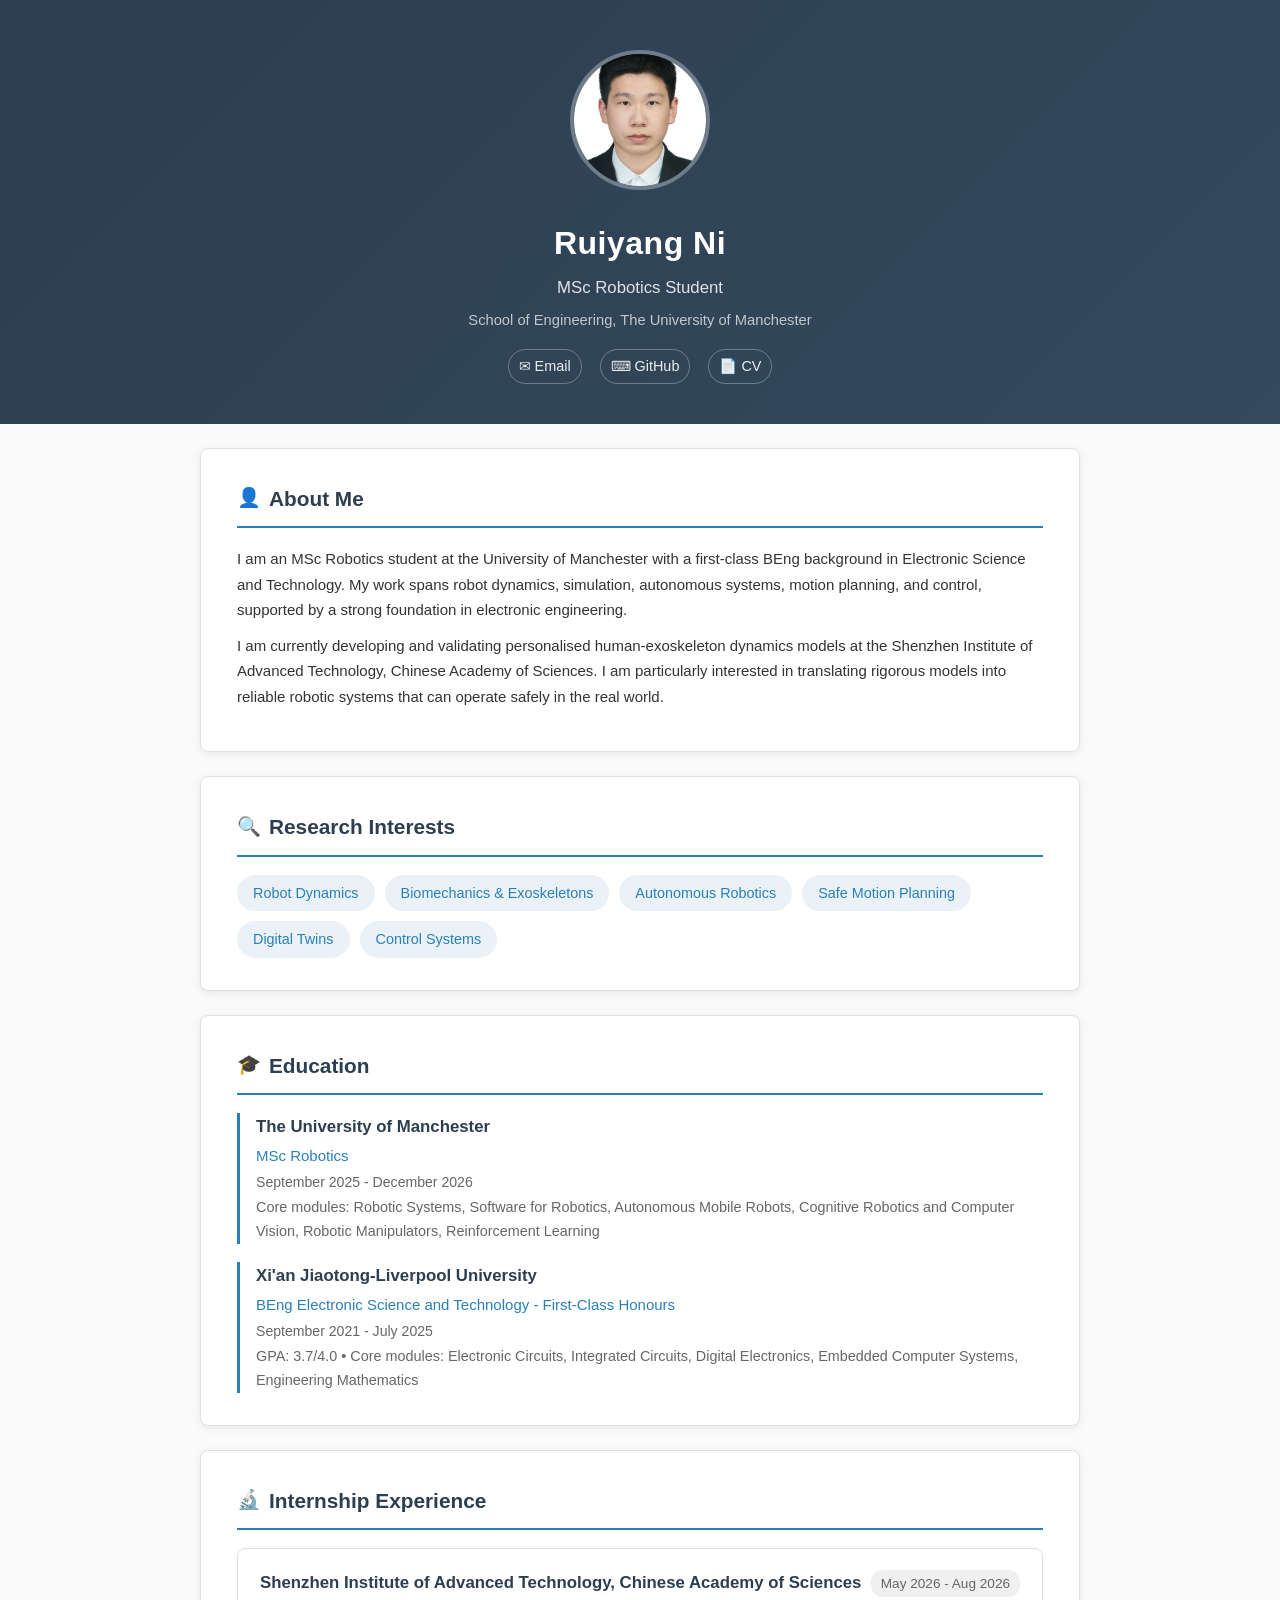
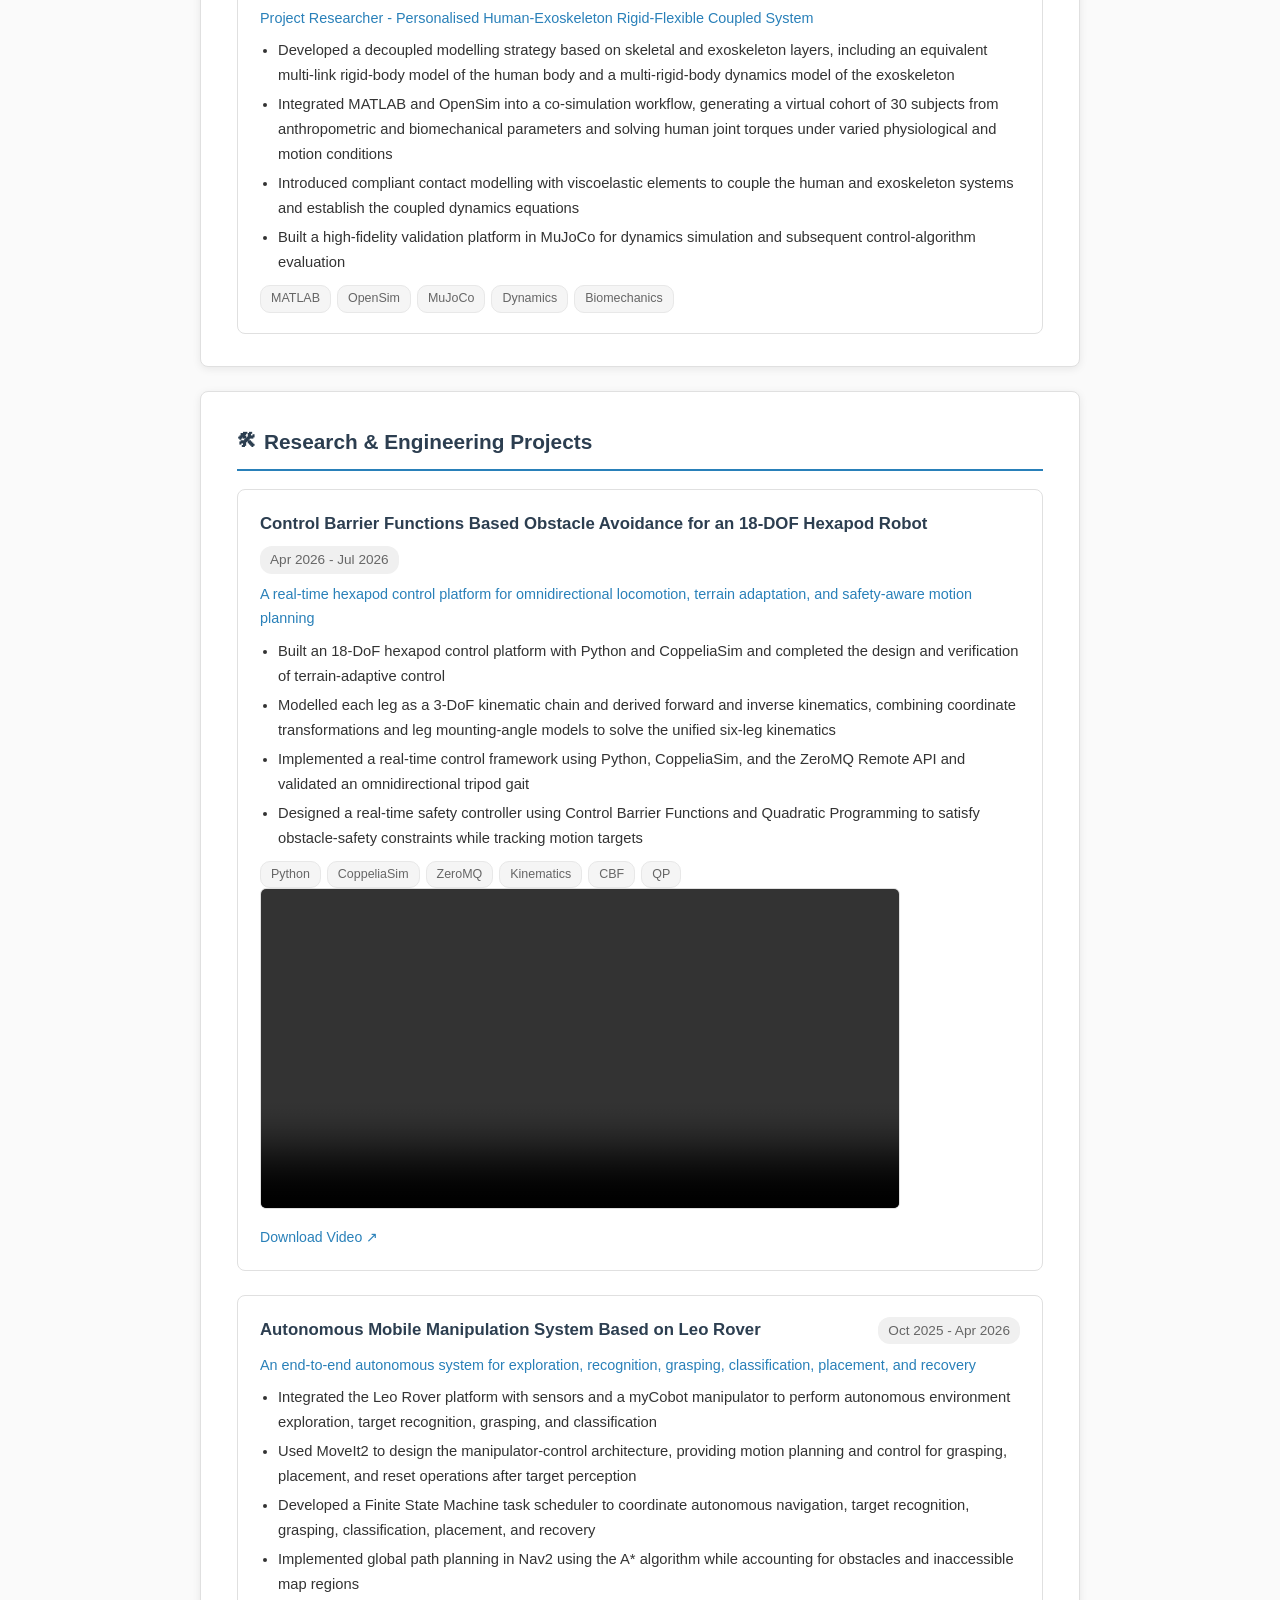
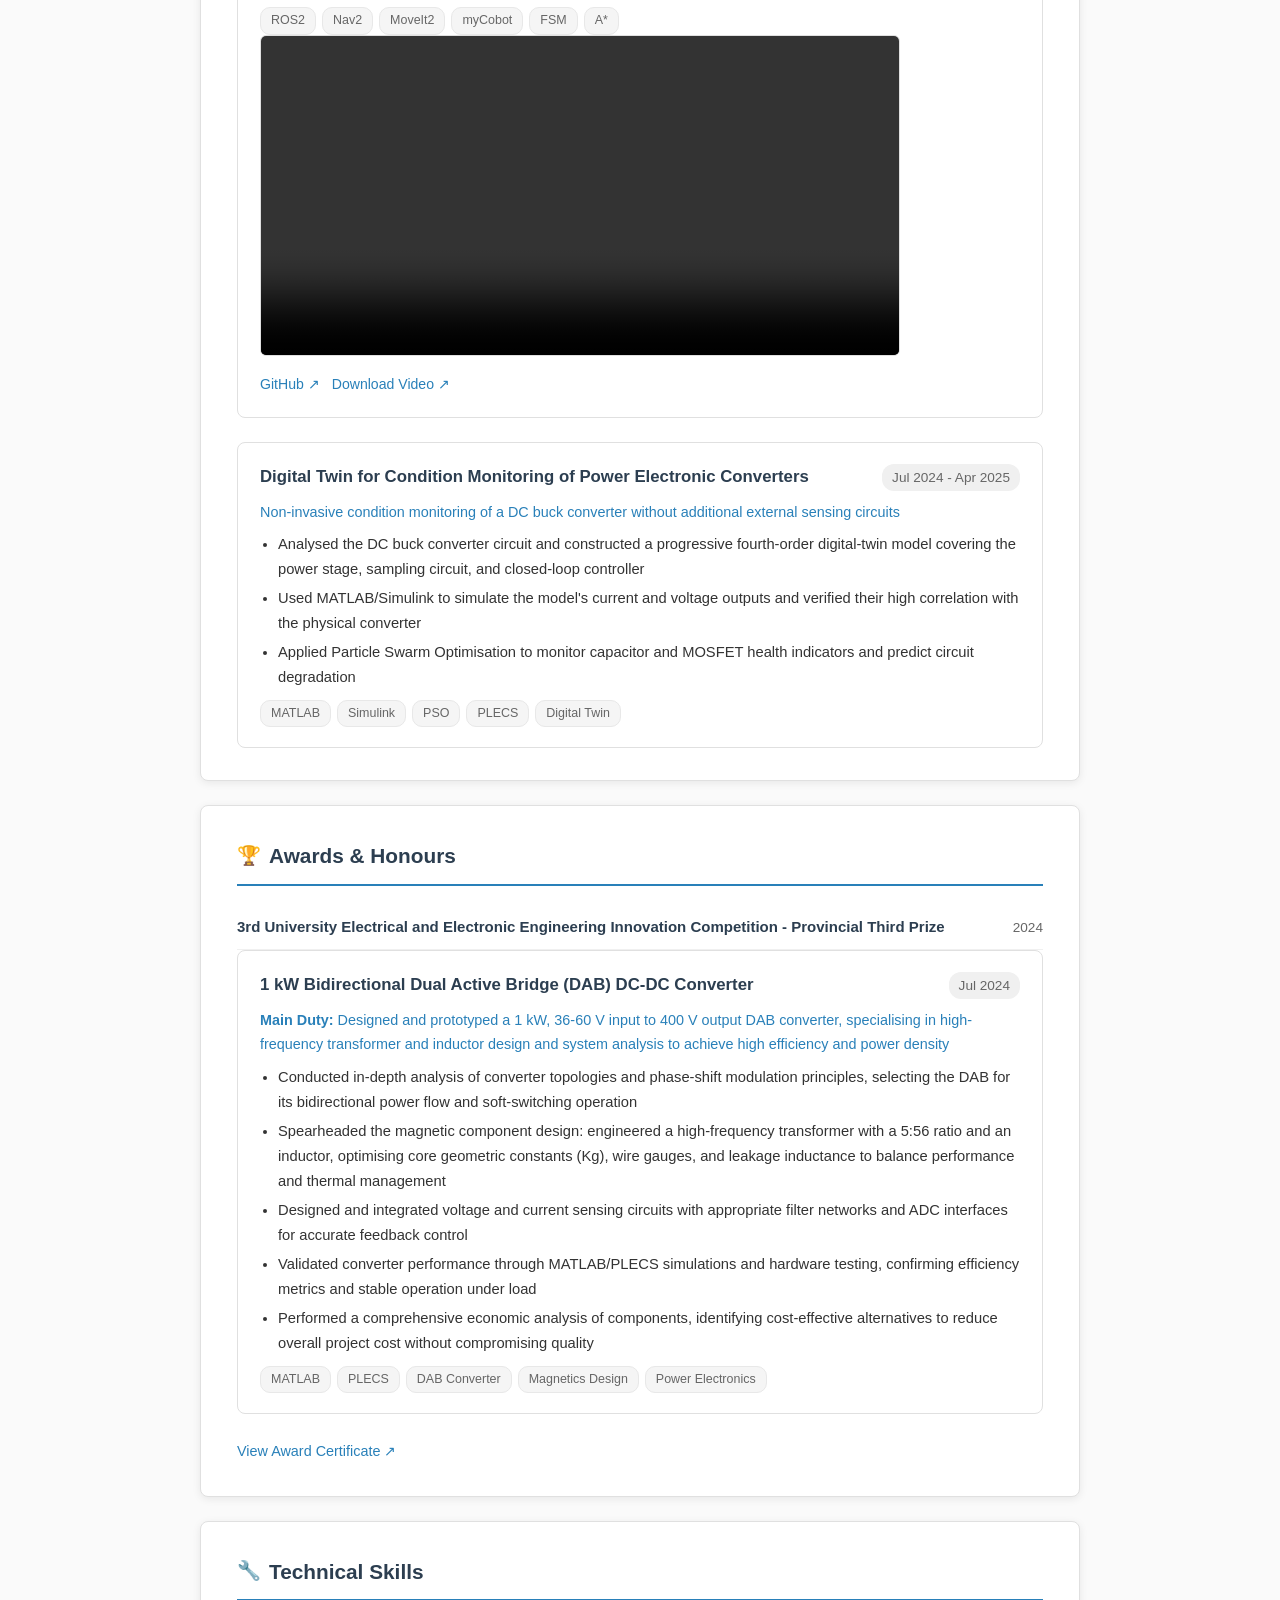
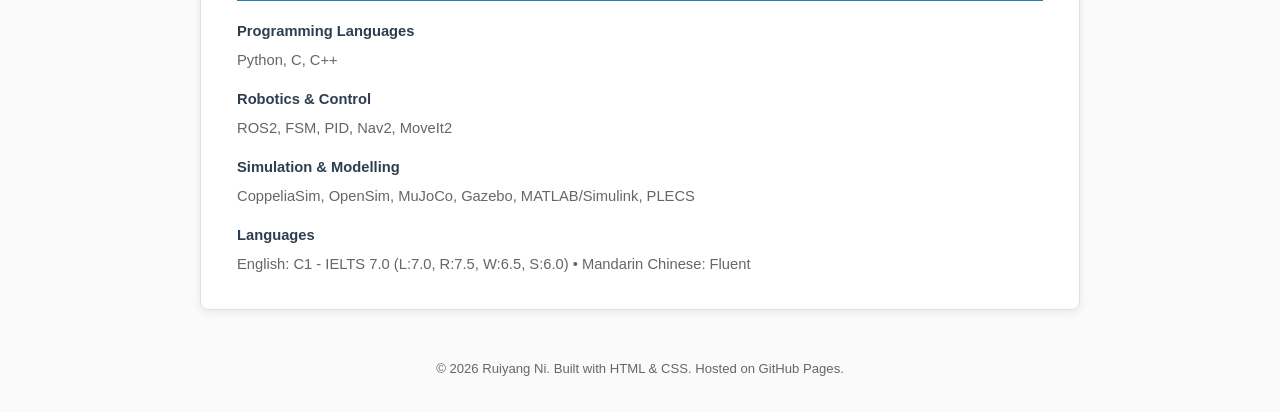
<file: index.html>
<!DOCTYPE html>
<html lang="en">
<head>
  <meta charset="UTF-8">
  <meta name="viewport" content="width=device-width, initial-scale=1.0">
  <title>Ruiyang Ni - Academic Portfolio</title>
  <link rel="stylesheet" href="assets/css/style.css">
</head>
<body>

<!-- ===== Profile Header ===== -->
<header class="profile-header">
  <div class="container">
    <img src="assets/img/Selfie.jpg" alt="Ruiyang Ni" class="avatar">
    <h1>Ruiyang Ni</h1>
    <p class="subtitle">MSc Robotics Student</p>
    <p class="affiliation">School of Engineering, The University of Manchester</p>
    <div class="contact-links">
      <a href="mailto:rui_yang_1106@163.com">&#9993; Email</a>
      <a href="https://github.com/niruiyang1106-droid" target="_blank">&#9000; GitHub</a>
      <a href="assets/files/CV.pdf" target="_blank">&#128196; CV</a>
    </div>
  </div>
</header>

<!-- ===== About Me ===== -->
<section class="section container">
  <h2 class="section-title"><span class="icon">&#128100;</span> About Me</h2>
  <div class="about-text">
    <p>
      I am an MSc Robotics student at the University of Manchester with a first-class BEng background
      in Electronic Science and Technology. My work spans robot dynamics, simulation, autonomous systems,
      motion planning, and control, supported by a strong foundation in electronic engineering.
    </p>
    <p>
      I am currently developing and validating personalised human-exoskeleton dynamics models at the
      Shenzhen Institute of Advanced Technology, Chinese Academy of Sciences. I am particularly interested
      in translating rigorous models into reliable robotic systems that can operate safely in the real world.
    </p>
  </div>
</section>

<!-- ===== Research Interests ===== -->
<section class="section container">
  <h2 class="section-title"><span class="icon">&#128269;</span> Research Interests</h2>
  <ul class="interests-list">
    <li>Robot Dynamics</li>
    <li>Biomechanics &amp; Exoskeletons</li>
    <li>Autonomous Robotics</li>
    <li>Safe Motion Planning</li>
    <li>Digital Twins</li>
    <li>Control Systems</li>
  </ul>
</section>

<!-- ===== Education ===== -->
<section class="section container">
  <h2 class="section-title"><span class="icon">&#127891;</span> Education</h2>

  <div class="edu-item">
    <div class="school">The University of Manchester</div>
    <div class="degree">MSc Robotics</div>
    <div class="date">September 2025 - December 2026</div>
    <div class="note">Core modules: Robotic Systems, Software for Robotics, Autonomous Mobile Robots, Cognitive Robotics and Computer Vision, Robotic Manipulators, Reinforcement Learning</div>
  </div>

  <div class="edu-item">
    <div class="school">Xi'an Jiaotong-Liverpool University</div>
    <div class="degree">BEng Electronic Science and Technology - First-Class Honours</div>
    <div class="date">September 2021 - July 2025</div>
    <div class="note">GPA: 3.7/4.0 &bull; Core modules: Electronic Circuits, Integrated Circuits, Digital Electronics, Embedded Computer Systems, Engineering Mathematics</div>
  </div>
</section>

<!-- ===== Internship Experience ===== -->
<section class="section container">
  <h2 class="section-title"><span class="icon">&#128300;</span> Internship Experience</h2>

  <div class="project-card">
    <div class="proj-header">
      <span class="proj-title">Shenzhen Institute of Advanced Technology, Chinese Academy of Sciences</span>
      <span class="proj-date">May 2026 - Aug 2026</span>
    </div>
    <div class="proj-outcome">Project Researcher - Personalised Human-Exoskeleton Rigid-Flexible Coupled System</div>
    <ul>
      <li>Developed a decoupled modelling strategy based on skeletal and exoskeleton layers, including an equivalent multi-link rigid-body model of the human body and a multi-rigid-body dynamics model of the exoskeleton</li>
      <li>Integrated MATLAB and OpenSim into a co-simulation workflow, generating a virtual cohort of 30 subjects from anthropometric and biomechanical parameters and solving human joint torques under varied physiological and motion conditions</li>
      <li>Introduced compliant contact modelling with viscoelastic elements to couple the human and exoskeleton systems and establish the coupled dynamics equations</li>
      <li>Built a high-fidelity validation platform in MuJoCo for dynamics simulation and subsequent control-algorithm evaluation</li>
    </ul>
    <div class="proj-tech">
      <span>MATLAB</span><span>OpenSim</span><span>MuJoCo</span><span>Dynamics</span><span>Biomechanics</span>
    </div>
  </div>
</section>

<!-- ===== Research & Projects ===== -->
<section class="section container">
  <h2 class="section-title"><span class="icon">&#128736;</span> Research &amp; Engineering Projects</h2>

  <!-- Project 1: Hexapod -->
  <div class="project-card">
    <div class="proj-header">
      <span class="proj-title">Control Barrier Functions Based Obstacle Avoidance for an 18-DOF Hexapod Robot</span>
      <span class="proj-date">Apr 2026 - Jul 2026</span>
    </div>
    <div class="proj-outcome">A real-time hexapod control platform for omnidirectional locomotion, terrain adaptation, and safety-aware motion planning</div>
    <ul>
      <li>Built an 18-DoF hexapod control platform with Python and CoppeliaSim and completed the design and verification of terrain-adaptive control</li>
      <li>Modelled each leg as a 3-DoF kinematic chain and derived forward and inverse kinematics, combining coordinate transformations and leg mounting-angle models to solve the unified six-leg kinematics</li>
      <li>Implemented a real-time control framework using Python, CoppeliaSim, and the ZeroMQ Remote API and validated an omnidirectional tripod gait</li>
      <li>Designed a real-time safety controller using Control Barrier Functions and Quadratic Programming to satisfy obstacle-safety constraints while tracking motion targets</li>
    </ul>
    <div class="proj-tech">
      <span>Python</span><span>CoppeliaSim</span><span>ZeroMQ</span><span>Kinematics</span><span>CBF</span><span>QP</span>
    </div>
    <div class="proj-video">
      <video controls preload="metadata" style="width:100%; max-width:640px; border-radius:6px; border:1px solid #e0e0e0;">
        <source src="assets/files/hexapod_cbf_demo.mp4" type="video/mp4">
        Your browser does not support the video tag.
      </video>
    </div>
    <div class="proj-links">
      <a href="assets/files/hexapod_cbf_demo.mp4" target="_blank">Download Video &#8599;</a>
    </div>
  </div>

  <!-- Project 2: Leo Rover -->
  <div class="project-card">
    <div class="proj-header">
      <span class="proj-title">Autonomous Mobile Manipulation System Based on Leo Rover</span>
      <span class="proj-date">Oct 2025 - Apr 2026</span>
    </div>
    <div class="proj-outcome">An end-to-end autonomous system for exploration, recognition, grasping, classification, placement, and recovery</div>
    <ul>
      <li>Integrated the Leo Rover platform with sensors and a myCobot manipulator to perform autonomous environment exploration, target recognition, grasping, and classification</li>
      <li>Used MoveIt2 to design the manipulator-control architecture, providing motion planning and control for grasping, placement, and reset operations after target perception</li>
      <li>Developed a Finite State Machine task scheduler to coordinate autonomous navigation, target recognition, grasping, classification, placement, and recovery</li>
      <li>Implemented global path planning in Nav2 using the A* algorithm while accounting for obstacles and inaccessible map regions</li>
    </ul>
    <div class="proj-tech">
      <span>ROS2</span><span>Nav2</span><span>MoveIt2</span><span>myCobot</span><span>FSM</span><span>A*</span>
    </div>
    <div class="proj-video">
      <video controls preload="metadata" style="width:100%; max-width:640px; border-radius:6px; border:1px solid #e0e0e0;">
        <source src="assets/files/leo_rover_demo.mp4" type="video/mp4">
        Your browser does not support the video tag.
      </video>
    </div>
    <div class="proj-links">
      <a href="https://github.com/niruiyang1106-droid" target="_blank">GitHub &#8599;</a>
      <a href="assets/files/leo_rover_demo.mp4" target="_blank">Download Video &#8599;</a>
    </div>
  </div>

  <!-- Project 3: Digital Twin -->
  <div class="project-card">
    <div class="proj-header">
      <span class="proj-title">Digital Twin for Condition Monitoring of Power Electronic Converters</span>
      <span class="proj-date">Jul 2024 - Apr 2025</span>
    </div>
    <div class="proj-outcome">Non-invasive condition monitoring of a DC buck converter without additional external sensing circuits</div>
    <ul>
      <li>Analysed the DC buck converter circuit and constructed a progressive fourth-order digital-twin model covering the power stage, sampling circuit, and closed-loop controller</li>
      <li>Used MATLAB/Simulink to simulate the model's current and voltage outputs and verified their high correlation with the physical converter</li>
      <li>Applied Particle Swarm Optimisation to monitor capacitor and MOSFET health indicators and predict circuit degradation</li>
    </ul>
    <div class="proj-tech">
      <span>MATLAB</span><span>Simulink</span><span>PSO</span><span>PLECS</span><span>Digital Twin</span>
    </div>
  </div>
</section>

<!-- ===== Awards ===== -->
<section class="section container">
  <h2 class="section-title"><span class="icon">&#127942;</span> Awards &amp; Honours</h2>
  <div class="award-item">
    <span class="award-name">3rd University Electrical and Electronic Engineering Innovation Competition - Provincial Third Prize</span>
    <span class="award-date">2024</span>
  </div>
  <div class="project-card">
    <div class="proj-header">
      <span class="proj-title">1 kW Bidirectional Dual Active Bridge (DAB) DC-DC Converter</span>
      <span class="proj-date">Jul 2024</span>
    </div>
    <div class="proj-outcome"><strong>Main Duty:</strong> Designed and prototyped a 1 kW, 36-60 V input to 400 V output DAB converter, specialising in high-frequency transformer and inductor design and system analysis to achieve high efficiency and power density</div>
    <ul>
      <li>Conducted in-depth analysis of converter topologies and phase-shift modulation principles, selecting the DAB for its bidirectional power flow and soft-switching operation</li>
      <li>Spearheaded the magnetic component design: engineered a high-frequency transformer with a 5:56 ratio and an inductor, optimising core geometric constants (Kg), wire gauges, and leakage inductance to balance performance and thermal management</li>
      <li>Designed and integrated voltage and current sensing circuits with appropriate filter networks and ADC interfaces for accurate feedback control</li>
      <li>Validated converter performance through MATLAB/PLECS simulations and hardware testing, confirming efficiency metrics and stable operation under load</li>
      <li>Performed a comprehensive economic analysis of components, identifying cost-effective alternatives to reduce overall project cost without compromising quality</li>
    </ul>
    <div class="proj-tech">
      <span>MATLAB</span><span>PLECS</span><span>DAB Converter</span><span>Magnetics Design</span><span>Power Electronics</span>
    </div>
  </div>
  <div style="margin-top: 12px;">
    <a href="assets/files/Award_Certificate.pdf" target="_blank" style="font-size: 0.9rem;">View Award Certificate &#8599;</a>
  </div>
</section>

<!-- ===== Technical Skills ===== -->
<section class="section container">
  <h2 class="section-title"><span class="icon">&#128295;</span> Technical Skills</h2>

  <div class="skills-group">
    <div class="skill-cat">Programming Languages</div>
    <div class="skill-items">Python, C, C++</div>
  </div>

  <div class="skills-group">
    <div class="skill-cat">Robotics &amp; Control</div>
    <div class="skill-items">ROS2, FSM, PID, Nav2, MoveIt2</div>
  </div>

  <div class="skills-group">
    <div class="skill-cat">Simulation &amp; Modelling</div>
    <div class="skill-items">CoppeliaSim, OpenSim, MuJoCo, Gazebo, MATLAB/Simulink, PLECS</div>
  </div>

  <div class="skills-group">
    <div class="skill-cat">Languages</div>
    <div class="skill-items">English: C1 - IELTS 7.0 (L:7.0, R:7.5, W:6.5, S:6.0) &bull; Mandarin Chinese: Fluent</div>
  </div>
</section>

<!-- ===== Footer ===== -->
<footer class="footer">
  <div class="container">
    <p>&copy; 2026 Ruiyang Ni. Built with HTML &amp; CSS. Hosted on GitHub Pages.</p>
  </div>
</footer>

</body>
</html>
</file>
<file: assets/css/style.css>
/* ===== Base ===== */
:root {
  --primary: #2c3e50;
  --accent: #2980b9;
  --accent-light: #3498db;
  --bg: #fafafa;
  --card-bg: #ffffff;
  --text: #333333;
  --text-light: #666666;
  --border: #e0e0e0;
  --shadow: 0 2px 8px rgba(0,0,0,0.08);
  --radius: 8px;
}

* { margin: 0; padding: 0; box-sizing: border-box; }

body {
  font-family: -apple-system, BlinkMacSystemFont, 'Segoe UI', Roboto, 'Helvetica Neue', Arial, sans-serif;
  background: var(--bg);
  color: var(--text);
  line-height: 1.7;
  font-size: 15px;
}

a {
  color: var(--accent);
  text-decoration: none;
  transition: color 0.2s;
}
a:hover { color: var(--accent-light); text-decoration: underline; }

/* ===== Layout ===== */
.container {
  max-width: 880px;
  margin: 0 auto;
  padding: 0 20px;
}

/* ===== Header / Profile ===== */
.profile-header {
  background: linear-gradient(135deg, var(--primary) 0%, #34495e 100%);
  color: #fff;
  padding: 50px 0 40px;
  text-align: center;
}

.profile-header .avatar {
  width: 140px;
  height: 140px;
  border-radius: 50%;
  border: 4px solid rgba(255,255,255,0.3);
  object-fit: cover;
  margin-bottom: 18px;
}

.profile-header h1 {
  font-size: 2rem;
  font-weight: 700;
  letter-spacing: 0.5px;
  margin-bottom: 4px;
}

.profile-header .subtitle {
  font-size: 1.05rem;
  opacity: 0.85;
  font-weight: 400;
  margin-bottom: 6px;
}

.profile-header .affiliation {
  font-size: 0.92rem;
  opacity: 0.7;
}

.profile-header .contact-links {
  margin-top: 16px;
  display: flex;
  justify-content: center;
  gap: 18px;
  flex-wrap: wrap;
}

.profile-header .contact-links a {
  color: rgba(255,255,255,0.9);
  font-size: 0.9rem;
  display: inline-flex;
  align-items: center;
  gap: 5px;
  padding: 4px 10px;
  border: 1px solid rgba(255,255,255,0.3);
  border-radius: 20px;
  transition: all 0.2s;
}
.profile-header .contact-links a:hover {
  background: rgba(255,255,255,0.15);
  border-color: rgba(255,255,255,0.6);
  text-decoration: none;
}

/* ===== Sections ===== */
.section {
  background: var(--card-bg);
  margin: 24px auto;
  padding: 32px 36px;
  border-radius: var(--radius);
  box-shadow: var(--shadow);
  border: 1px solid var(--border);
}

.section-title {
  font-size: 1.3rem;
  font-weight: 700;
  color: var(--primary);
  margin-bottom: 18px;
  padding-bottom: 10px;
  border-bottom: 2px solid var(--accent);
  display: flex;
  align-items: center;
  gap: 8px;
}

.section-title .icon {
  font-size: 1.2rem;
}

/* ===== About ===== */
.about-text p { margin-bottom: 10px; }

/* ===== Research Interests ===== */
.interests-list {
  display: flex;
  flex-wrap: wrap;
  gap: 10px;
  list-style: none;
}
.interests-list li {
  background: #eaf2f8;
  color: var(--accent);
  padding: 6px 16px;
  border-radius: 20px;
  font-size: 0.9rem;
  font-weight: 500;
}

/* ===== Education ===== */
.edu-item {
  margin-bottom: 18px;
  padding-left: 16px;
  border-left: 3px solid var(--accent);
}
.edu-item:last-child { margin-bottom: 0; }
.edu-item .school {
  font-weight: 700;
  font-size: 1.05rem;
  color: var(--primary);
}
.edu-item .degree {
  color: var(--accent);
  font-weight: 500;
  margin: 2px 0;
}
.edu-item .date { color: var(--text-light); font-size: 0.88rem; }
.edu-item .note { color: var(--text-light); font-size: 0.9rem; }

/* ===== Projects ===== */
.project-card {
  margin-bottom: 24px;
  padding: 20px 22px;
  border: 1px solid var(--border);
  border-radius: var(--radius);
  transition: box-shadow 0.2s;
}
.project-card:hover { box-shadow: var(--shadow); }
.project-card:last-child { margin-bottom: 0; }

.project-card .proj-header {
  display: flex;
  justify-content: space-between;
  align-items: baseline;
  flex-wrap: wrap;
  gap: 8px;
  margin-bottom: 8px;
}
.project-card .proj-title {
  font-weight: 700;
  font-size: 1.05rem;
  color: var(--primary);
}
.project-card .proj-date {
  font-size: 0.85rem;
  color: var(--text-light);
  background: #f0f0f0;
  padding: 2px 10px;
  border-radius: 12px;
}
.project-card .proj-outcome {
  font-size: 0.9rem;
  color: var(--accent);
  font-weight: 500;
  margin-bottom: 8px;
}
.project-card ul {
  margin-left: 18px;
  margin-bottom: 10px;
}
.project-card li {
  font-size: 0.92rem;
  color: var(--text);
  margin-bottom: 4px;
}
.project-card .proj-tech {
  display: flex;
  flex-wrap: wrap;
  gap: 6px;
  margin-top: 8px;
}
.project-card .proj-tech span {
  font-size: 0.78rem;
  background: #f5f5f5;
  color: var(--text-light);
  padding: 2px 10px;
  border-radius: 10px;
  border: 1px solid #e8e8e8;
}
.project-card .proj-links {
  margin-top: 10px;
  display: flex;
  gap: 12px;
  flex-wrap: wrap;
}
.project-card .proj-links a {
  font-size: 0.88rem;
  font-weight: 500;
}

/* ===== Awards ===== */
.award-item {
  display: flex;
  justify-content: space-between;
  align-items: baseline;
  flex-wrap: wrap;
  gap: 8px;
  padding: 10px 0;
  border-bottom: 1px solid #f0f0f0;
}
.award-item:last-child { border-bottom: none; }
.award-item .award-name { font-weight: 600; color: var(--primary); }
.award-item .award-date { font-size: 0.85rem; color: var(--text-light); }

/* ===== Skills ===== */
.skills-group { margin-bottom: 14px; }
.skills-group:last-child { margin-bottom: 0; }
.skills-group .skill-cat {
  font-weight: 700;
  font-size: 0.92rem;
  color: var(--primary);
  margin-bottom: 4px;
}
.skills-group .skill-items {
  color: var(--text-light);
  font-size: 0.92rem;
}

/* ===== Footer ===== */
.footer {
  text-align: center;
  padding: 24px 20px 32px;
  color: var(--text-light);
  font-size: 0.82rem;
}

/* ===== Responsive ===== */
@media (max-width: 640px) {
  .profile-header { padding: 32px 0 28px; }
  .profile-header h1 { font-size: 1.5rem; }
  .section { padding: 20px 18px; margin: 14px auto; }
  .project-card { padding: 14px 16px; }
}
</file>
